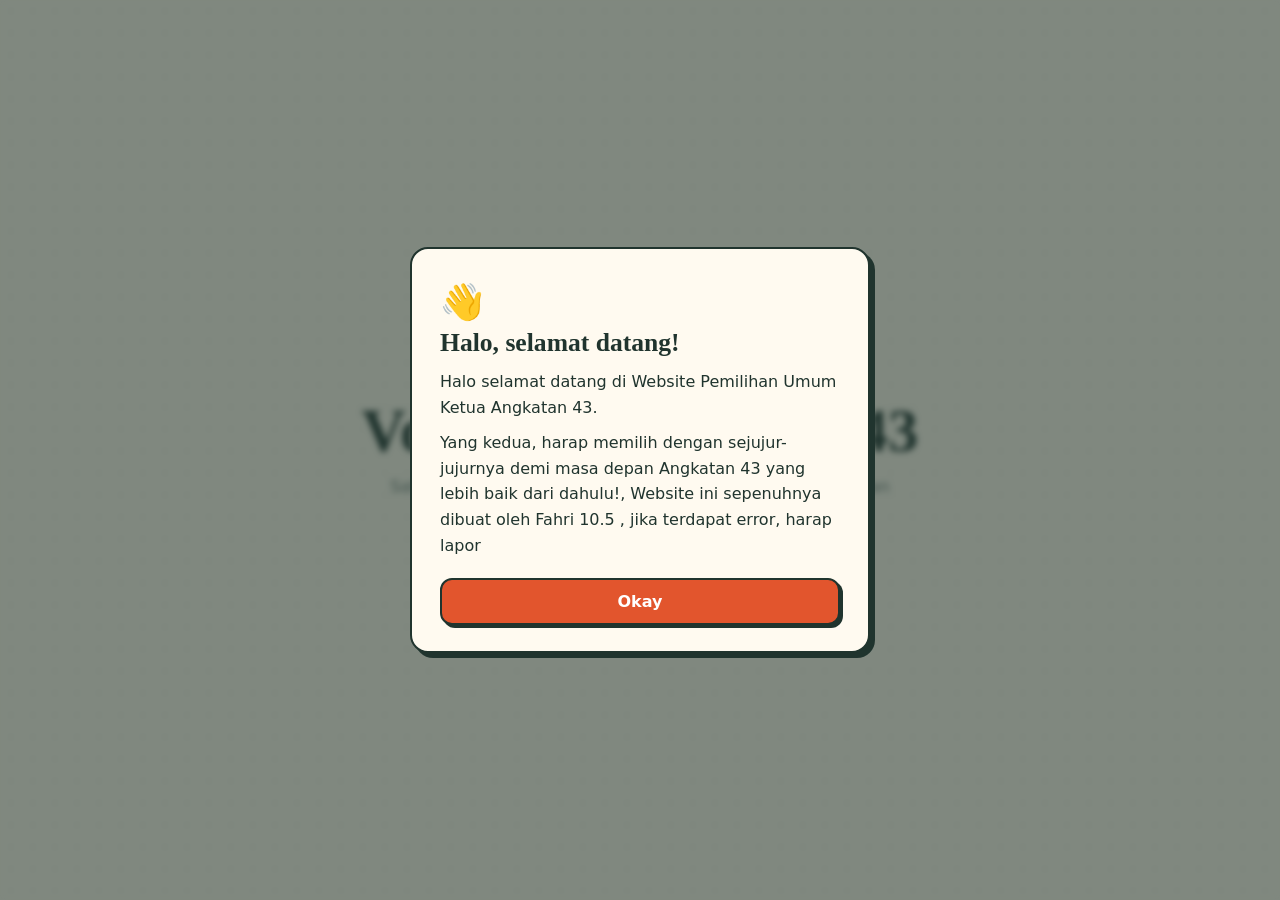
<file: index.html>
<!DOCTYPE html>
<html lang="id"><head><meta charset="utf-8"><meta name="viewport" content="width=device-width,initial-scale=1">
<title>Voting Ketang “2” 43</title><link rel="stylesheet" href="style.css">
<style>
.hero{min-height:100vh;display:grid;place-content:center;text-align:center;padding:24px}
.hero .lead{margin:0 auto}
.overlay{position:fixed;inset:0;background:rgba(32,52,46,.55);backdrop-filter:blur(3px);display:grid;place-items:center;padding:20px;animation:fade .3s}
.modal{max-width:460px;padding:32px 28px 26px;animation:pop .45s cubic-bezier(.2,1.2,.4,1)}
.modal .wave{font-size:2.2rem;display:inline-block;animation:wave 1.6s infinite;transform-origin:70% 70%}
.modal h2{font-size:1.6rem;margin:6px 0 12px}
.modal p{line-height:1.6;margin-bottom:10px}
.modal .btn{margin-top:10px;width:100%}
@keyframes fade{from{opacity:0}}
@keyframes wave{0%,60%,100%{transform:rotate(0)}10%,30%{transform:rotate(14deg)}20%,40%{transform:rotate(-8deg)}50%{transform:rotate(10deg)}}
</style></head><body>
<main class="hero"><div><p class="eyebrow">Pemilihan Ketua Angkatan</p>
<h1 class="title">Voting Ketang <em>“2”</em> 43</h1>
<p class="lead">Satu suara, satu pilihan. Suaramu menentukan arah angkatan kita.</p></div></main>
<div class="overlay" id="ov"><div class="modal card" role="dialog" aria-modal="true">
<span class="wave">👋</span><h2>Halo, selamat datang!</h2>
<p>Halo selamat datang di Website Pemilihan Umum Ketua Angkatan 43.</p>
<p>Yang kedua, harap memilih dengan sejujur-jujurnya demi masa depan Angkatan 43 yang lebih baik dari dahulu!, Website ini sepenuhnya dibuat oleh Fahri 10.5 , jika terdapat error, harap lapor</p>
<button class="btn" id="ok">Okay</button></div></div>
<script>document.getElementById("ok").onclick=()=>{const o=document.getElementById("ov");o.style.transition="opacity .25s";o.style.opacity=0;setTimeout(()=>location.href="voting.html",250)}</script>
</body></html>
</file>
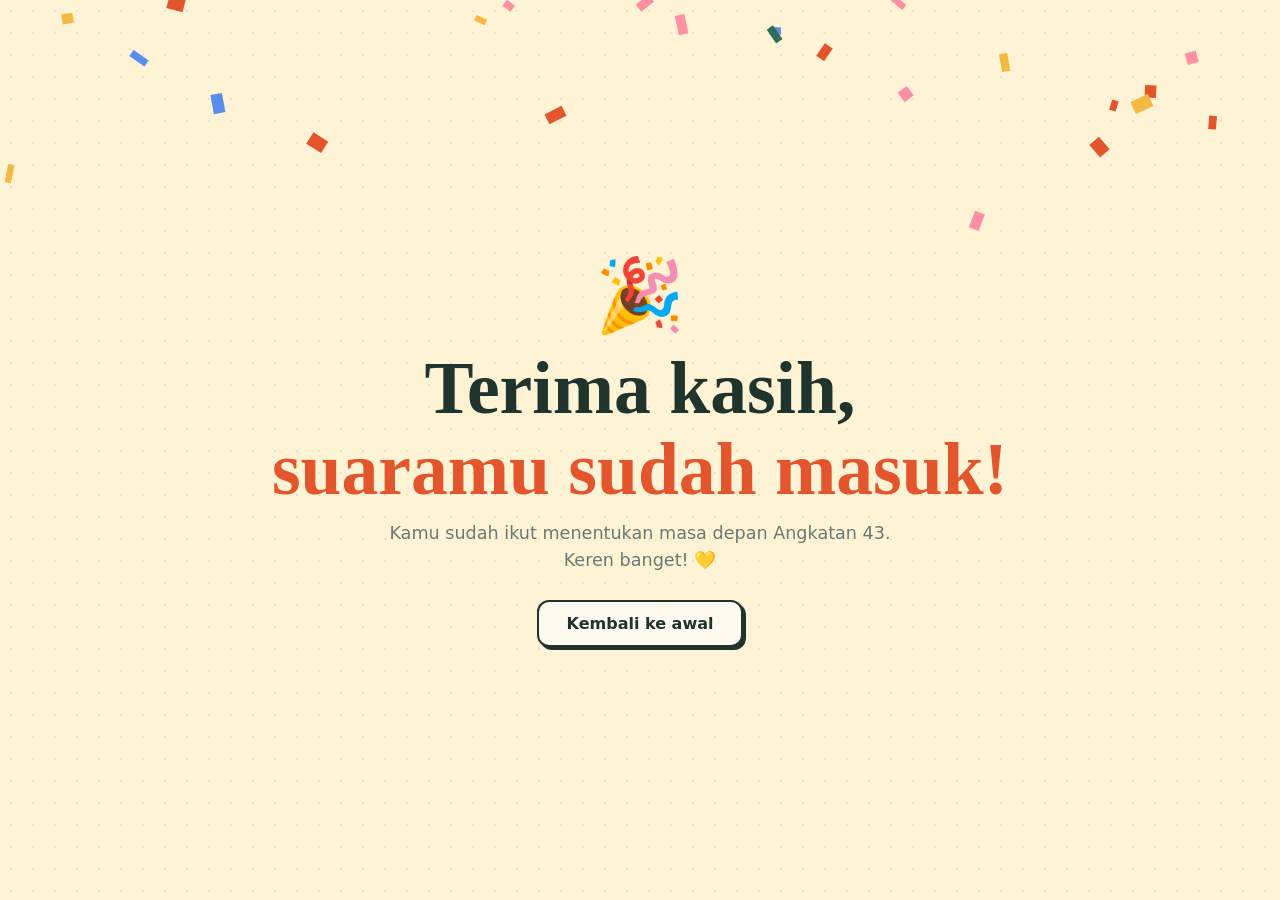
<file: thanks.html>
<!DOCTYPE html>
<html lang="id"><head><meta charset="utf-8"><meta name="viewport" content="width=device-width,initial-scale=1">
<title>Terima Kasih! · Voting Ketang “2” 43</title><link rel="stylesheet" href="style.css">
<style>
body{background-color:#fff3d6;overflow:hidden}
main{min-height:100vh;display:grid;place-content:center;text-align:center;padding:24px;position:relative;z-index:2}
.emoji{font-size:4.5rem;animation:bounce 1.2s infinite}
h1{font-size:clamp(2.4rem,9vw,4.6rem);margin:10px 0}
h1 span{color:var(--tomato)}
.lead{margin:0 auto 26px;font-size:1.1rem}
canvas{position:fixed;inset:0;z-index:1;pointer-events:none}
@keyframes bounce{0%,100%{transform:translateY(0) rotate(-6deg)}50%{transform:translateY(-18px) rotate(6deg)}}
</style></head><body>
<canvas id="c"></canvas>
<main><div class="emoji">🎉</div>
<h1>Terima kasih,<br><span>suaramu sudah masuk!</span></h1>
<p class="lead">Kamu sudah ikut menentukan masa depan Angkatan 43. Keren banget! 💛</p>
<div><a href="index.html"><button class="btn alt">Kembali ke awal</button></a></div></main>
<script>
const cv=document.getElementById("c"),x=cv.getContext("2d");let W,H;
function size(){W=cv.width=innerWidth;H=cv.height=innerHeight}size();addEventListener("resize",size);
const cols=["#e2552d","#f4b942","#2f6f5a","#ff8fa3","#5b8def"];
const p=Array.from({length:130},()=>({x:Math.random()*W,y:Math.random()*-H,w:6+Math.random()*8,h:10+Math.random()*10,
c:cols[Math.random()*cols.length|0],vy:2+Math.random()*3,vx:-1+Math.random()*2,r:Math.random()*6,vr:-.15+Math.random()*.3}));
(function loop(){x.clearRect(0,0,W,H);
p.forEach(a=>{a.y+=a.vy;a.x+=a.vx+Math.sin(a.y/40);a.r+=a.vr;if(a.y>H){a.y=-20;a.x=Math.random()*W}
x.save();x.translate(a.x,a.y);x.rotate(a.r);x.fillStyle=a.c;x.fillRect(-a.w/2,-a.h/2,a.w,a.h);x.restore()});
requestAnimationFrame(loop)})();
</script></body></html>
</file>
<file: style.css>
:root{--paper:#f5efe2;--card:#fffaf0;--ink:#20342e;--green:#2f6f5a;--tomato:#e2552d;--sun:#f4b942;--mute:#6b7a73}
*{box-sizing:border-box;margin:0}
body{font-family:'DM Sans',system-ui,sans-serif;background:var(--paper);color:var(--ink);min-height:100vh;
background-image:radial-gradient(rgba(32,52,46,.09) 1px,transparent 1px);background-size:22px 22px;-webkit-font-smoothing:antialiased}
h1,h2,h3{font-family:'Fraunces',Georgia,serif;line-height:1.1;font-weight:700}
.wrap{max-width:860px;margin:0 auto;padding:44px 20px 140px}
.eyebrow{font-size:.8rem;letter-spacing:.14em;text-transform:uppercase;font-weight:700;color:var(--green)}
.title{font-size:clamp(2.2rem,7vw,3.8rem);margin:8px 0 10px}
.title em{font-style:normal;color:var(--tomato);display:inline-block;transform:rotate(-4deg)}
.lead{color:var(--mute);max-width:520px;line-height:1.55}
.btn{font:inherit;font-weight:700;border:2px solid var(--ink);background:var(--tomato);color:#fff;padding:12px 28px;border-radius:12px;
cursor:pointer;box-shadow:3px 3px 0 var(--ink);transition:transform .12s,box-shadow .12s}
.btn:hover{transform:translate(-1px,-1px);box-shadow:5px 5px 0 var(--ink)}
.btn:active{transform:translate(3px,3px);box-shadow:0 0 0 var(--ink)}
.btn:disabled{opacity:.4;cursor:not-allowed;transform:none;box-shadow:3px 3px 0 var(--ink)}
.btn.alt{background:var(--card);color:var(--ink)}
.btn.green{background:var(--green)}
.card{background:var(--card);border:2px solid var(--ink);border-radius:18px;box-shadow:5px 5px 0 var(--ink)}
.pill{display:inline-flex;align-items:center;gap:8px;font-weight:700;font-size:.85rem;padding:6px 14px;border:2px solid var(--ink);border-radius:99px;background:var(--card)}
.pill i{width:10px;height:10px;border-radius:50%;background:var(--mute)}
.pill.on i{background:#2fa36b;animation:blink 1.4s infinite}.pill.off i{background:var(--tomato)}
@keyframes blink{50%{opacity:.35}}
@keyframes pop{from{opacity:0;transform:translateY(14px) scale(.96)}to{opacity:1;transform:none}}
</file>
